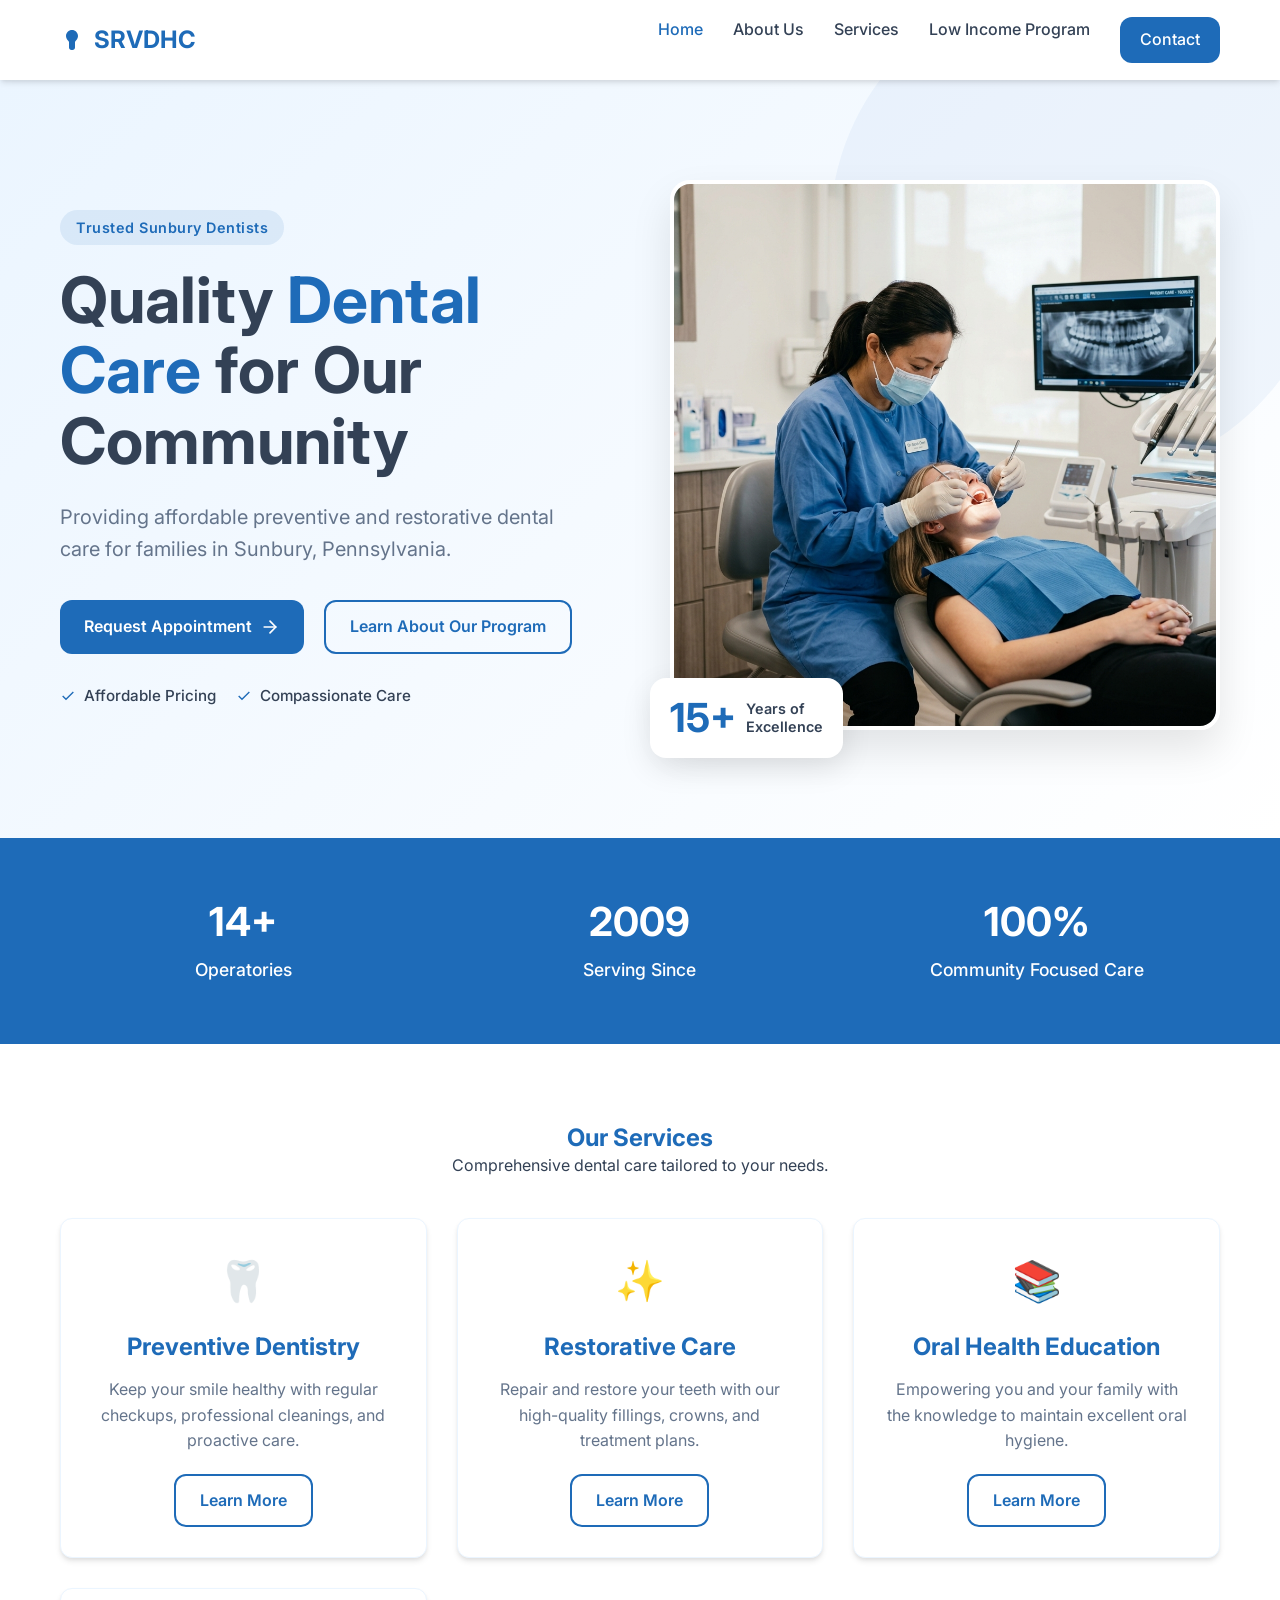
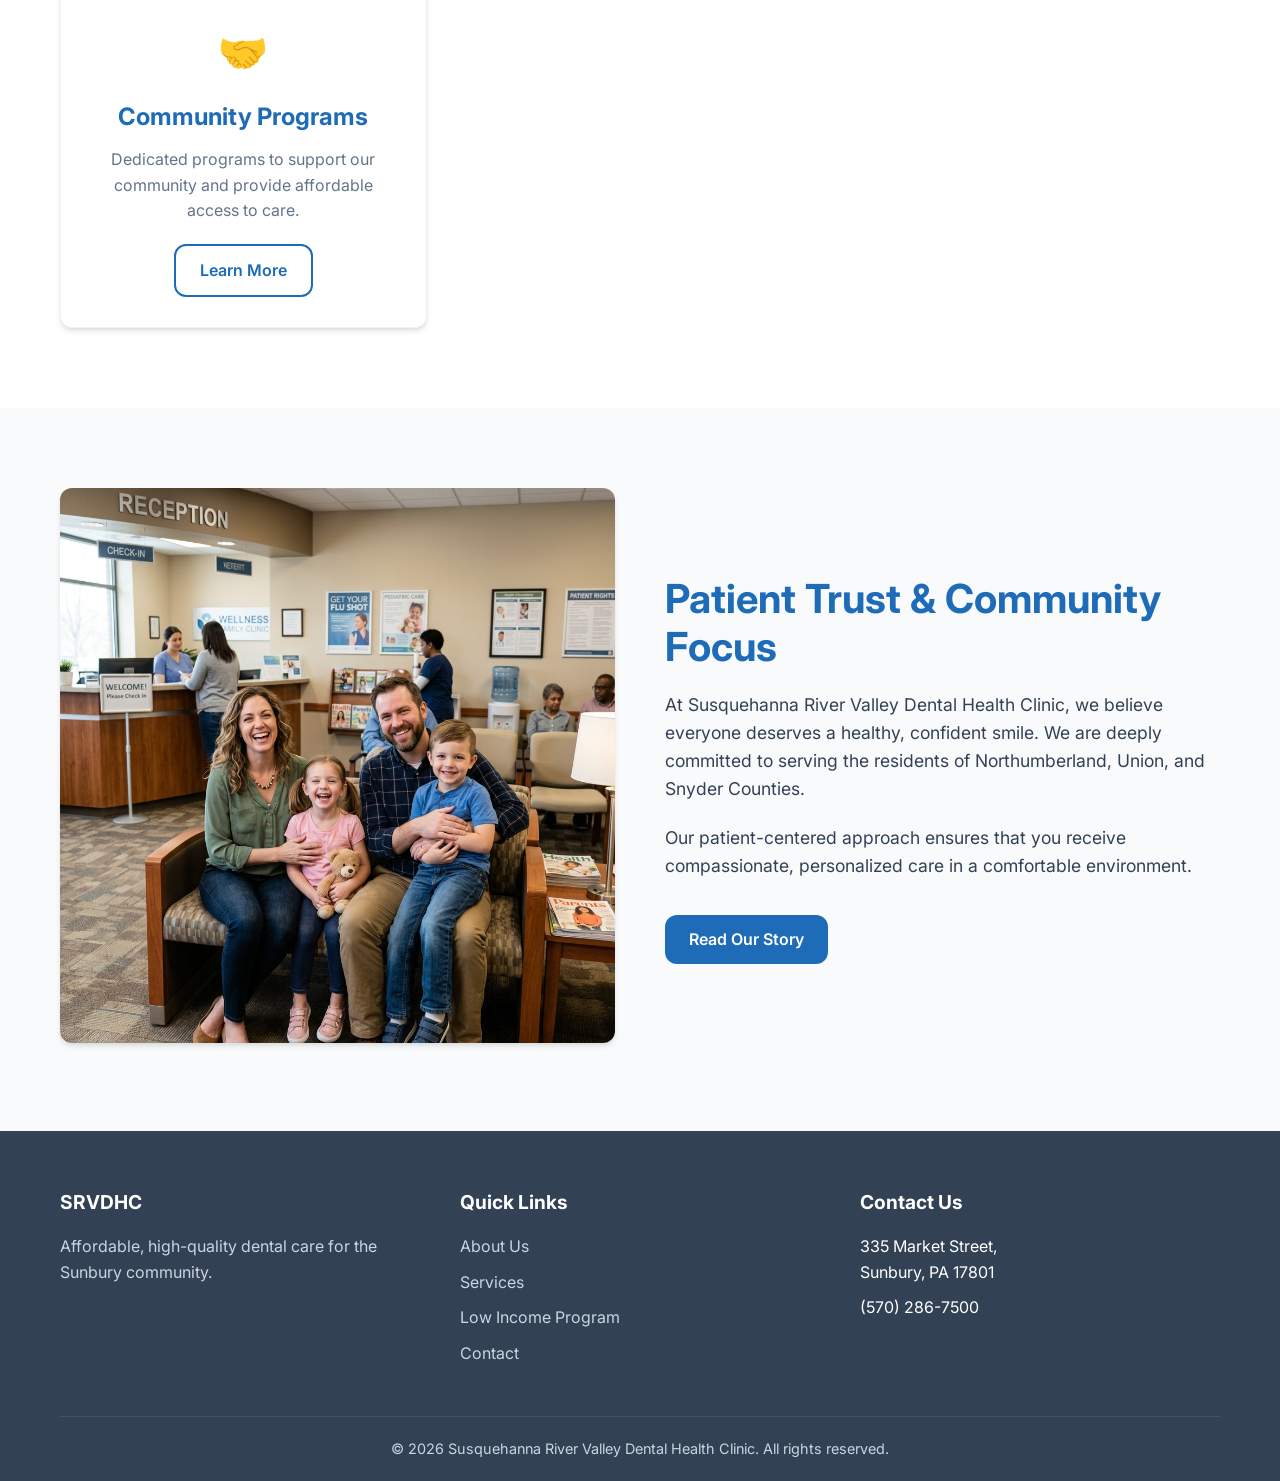
<file: index.html>
<!DOCTYPE html>
<html lang="en">
<head>
    <meta charset="UTF-8">
    <meta name="viewport" content="width=device-width, initial-scale=1.0">
    <title>Susquehanna River Valley Dental Health Clinic | Sunbury, PA</title>
    <meta name="description" content="Providing affordable preventive and restorative dental care for families in Sunbury, Pennsylvania.">
    <link href="https://fonts.googleapis.com/css2?family=Inter:wght@400;500;600;700&display=swap" rel="stylesheet">
    <link rel="stylesheet" href="css/style.css">
</head>
<body>
    <header>
        <div class="container navbar">
            <a href="index.html" class="logo">
                <svg width="24" height="24" viewBox="0 0 24 24" fill="var(--primary)" xmlns="http://www.w3.org/2000/svg">
                    <path d="M12 2C8.68629 2 6 4.68629 6 8C6 9.88295 6.86877 11.5644 8.22557 12.6517C8.71804 13.0464 9 13.6521 9 14.2857V19.5C9 20.8807 10.1193 22 11.5 22H12.5C13.8807 22 15 20.8807 15 19.5V14.2857C15 13.6521 15.282 13.0464 15.7744 12.6517C17.1312 11.5644 18 9.88295 18 8C18 4.68629 15.3137 2 12 2Z"/>
                </svg>
                SRVDHC
            </a>
            <button class="hamburger" id="hamburger" aria-label="Toggle menu">☰</button>
            <ul class="nav-links" id="nav-links">
                <li><a href="index.html" class="active">Home</a></li>
                <li><a href="about.html">About Us</a></li>
                <li><a href="services.html">Services</a></li>
                <li><a href="programs.html">Low Income Program</a></li>
                <li><a href="contact.html" class="btn btn-primary" style="color: white; padding: 10px 20px;">Contact</a></li>
            </ul>
        </div>
    </header>

    <main>
        <section class="hero">
            <div class="hero-bg-shape"></div>
            <div class="container">
                <div class="hero-content">
                    <div class="badge">Trusted Sunbury Dentists</div>
                    <h1>Quality <span class="highlight">Dental Care</span> for Our Community</h1>
                    <p>Providing affordable preventive and restorative dental care for families in Sunbury, Pennsylvania.</p>
                    <div class="hero-buttons">
                        <a href="contact.html" class="btn btn-primary">
                            Request Appointment
                            <svg width="20" height="20" viewBox="0 0 24 24" fill="none" stroke="currentColor" stroke-width="2" stroke-linecap="round" stroke-linejoin="round"><line x1="5" y1="12" x2="19" y2="12"></line><polyline points="12 5 19 12 12 19"></polyline></svg>
                        </a>
                        <a href="programs.html" class="btn btn-outline">Learn About Our Program</a>
                    </div>
                    <div class="hero-features">
                        <span><svg width="16" height="16" viewBox="0 0 24 24" fill="none" stroke="var(--primary)" stroke-width="2"><polyline points="20 6 9 17 4 12"></polyline></svg> Affordable Pricing</span>
                        <span><svg width="16" height="16" viewBox="0 0 24 24" fill="none" stroke="var(--primary)" stroke-width="2"><polyline points="20 6 9 17 4 12"></polyline></svg> Compassionate Care</span>
                    </div>
                </div>
                <div class="hero-image-wrapper">
                    <img src="images/hero_dentist.png" alt="Dentist treating a patient with care" loading="lazy">
                    <div class="experience-badge">
                        <span class="number">15+</span>
                        <span class="text">Years of<br>Excellence</span>
                    </div>
                </div>
            </div>
        </section>

        <section class="stats-section">
            <div class="container stats-grid">
                <div class="stat-item">
                    <h3>14+</h3>
                    <p>Operatories</p>
                </div>
                <div class="stat-item">
                    <h3>2009</h3>
                    <p>Serving Since</p>
                </div>
                <div class="stat-item">
                    <h3>100%</h3>
                    <p>Community Focused Care</p>
                </div>
            </div>
        </section>

        <section class="section-padding">
            <div class="container">
                <div class="text-center">
                    <h2>Our Services</h2>
                    <p>Comprehensive dental care tailored to your needs.</p>
                </div>
                <div class="cards-grid">
                    <div class="card">
                        <div class="card-icon">🦷</div>
                        <h3>Preventive Dentistry</h3>
                        <p>Keep your smile healthy with regular checkups, professional cleanings, and proactive care.</p>
                        <a href="services.html" class="btn btn-outline">Learn More</a>
                    </div>
                    <div class="card">
                        <div class="card-icon">✨</div>
                        <h3>Restorative Care</h3>
                        <p>Repair and restore your teeth with our high-quality fillings, crowns, and treatment plans.</p>
                        <a href="services.html" class="btn btn-outline">Learn More</a>
                    </div>
                    <div class="card">
                        <div class="card-icon">📚</div>
                        <h3>Oral Health Education</h3>
                        <p>Empowering you and your family with the knowledge to maintain excellent oral hygiene.</p>
                        <a href="services.html" class="btn btn-outline">Learn More</a>
                    </div>
                    <div class="card">
                        <div class="card-icon">🤝</div>
                        <h3>Community Programs</h3>
                        <p>Dedicated programs to support our community and provide affordable access to care.</p>
                        <a href="programs.html" class="btn btn-outline">Learn More</a>
                    </div>
                </div>
            </div>
        </section>

        <section class="section-padding bg-light">
            <div class="container content-grid">
                <div class="content-image">
                    <img src="images/smiling_family.png" alt="Smiling family happy with their dental care" loading="lazy">
                </div>
                <div class="content-text">
                    <h2>Patient Trust & Community Focus</h2>
                    <p>At Susquehanna River Valley Dental Health Clinic, we believe everyone deserves a healthy, confident smile. We are deeply committed to serving the residents of Northumberland, Union, and Snyder Counties.</p>
                    <p>Our patient-centered approach ensures that you receive compassionate, personalized care in a comfortable environment.</p>
                    <a href="about.html" class="btn btn-primary" style="margin-top: 15px;">Read Our Story</a>
                </div>
            </div>
        </section>
    </main>

    <footer>
        <div class="container">
            <div class="footer-grid">
                <div class="footer-col">
                    <h3>SRVDHC</h3>
                    <p>Affordable, high-quality dental care for the Sunbury community.</p>
                </div>
                <div class="footer-col">
                    <h3>Quick Links</h3>
                    <ul>
                        <li><a href="about.html">About Us</a></li>
                        <li><a href="services.html">Services</a></li>
                        <li><a href="programs.html">Low Income Program</a></li>
                        <li><a href="contact.html">Contact</a></li>
                    </ul>
                </div>
                <div class="footer-col">
                    <h3>Contact Us</h3>
                    <ul>
                        <li>335 Market Street,<br>Sunbury, PA 17801</li>
                        <li>(570) 286-7500</li>
                    </ul>
                </div>
            </div>
            <div class="footer-bottom">
                <p>&copy; 2026 Susquehanna River Valley Dental Health Clinic. All rights reserved.</p>
            </div>
        </div>
    </footer>

    <script>
        const hamburger = document.getElementById('hamburger');
        const navLinks = document.getElementById('nav-links');
        
        hamburger.addEventListener('click', () => {
            navLinks.classList.toggle('active');
        });
    </script>
</body>
</html>
</file>
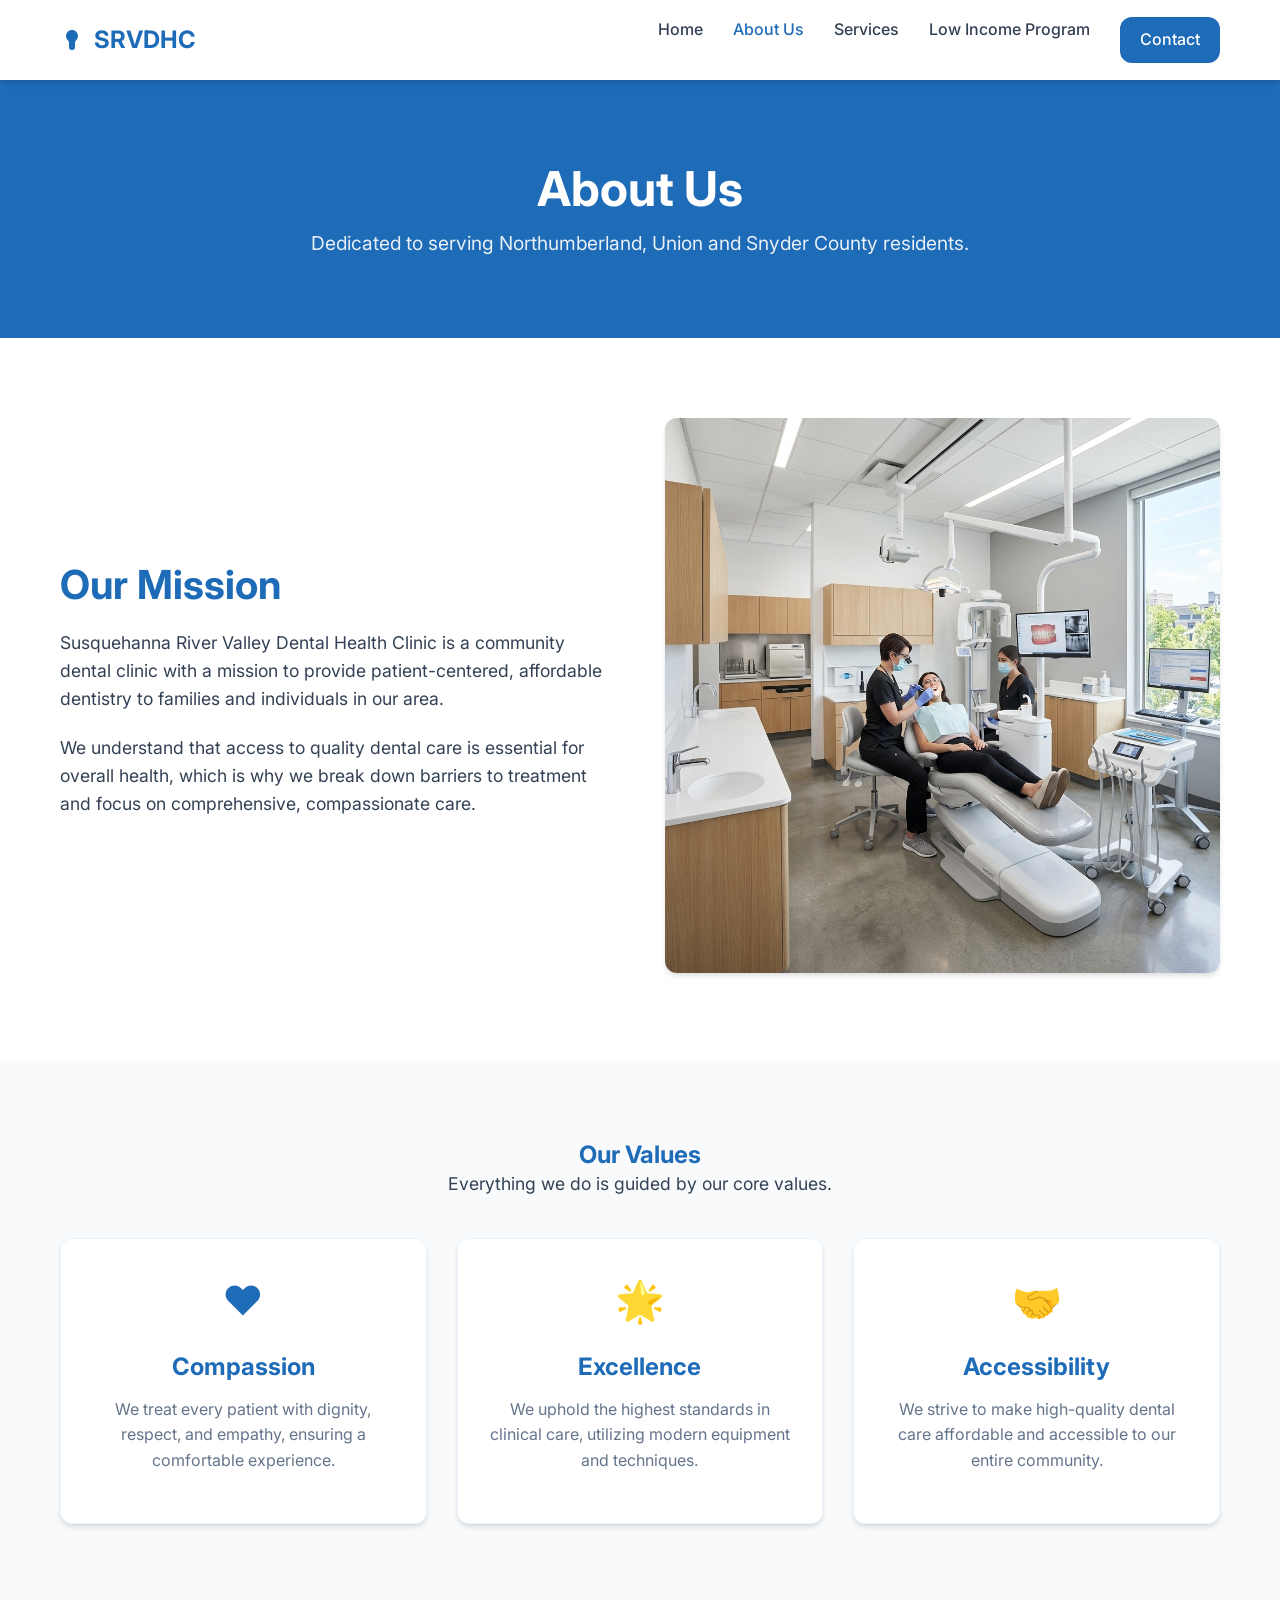
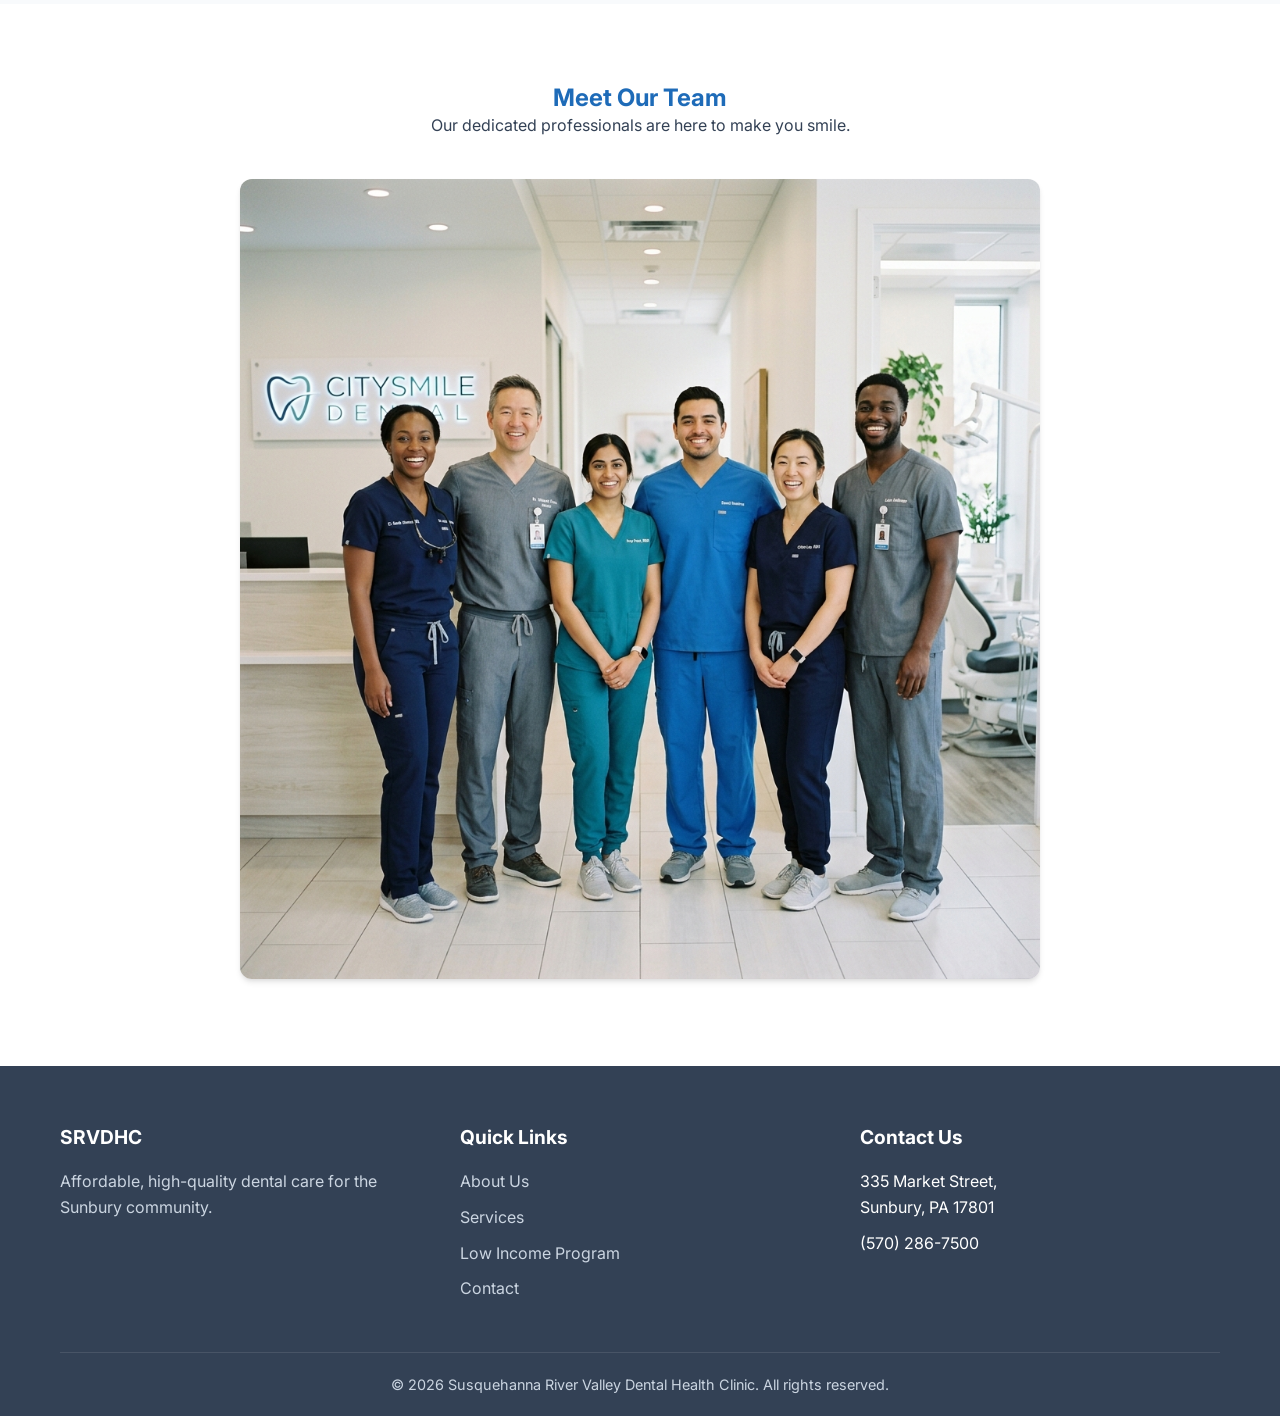
<file: about.html>
<!DOCTYPE html>
<html lang="en">
<head>
    <meta charset="UTF-8">
    <meta name="viewport" content="width=device-width, initial-scale=1.0">
    <title>About Us | Susquehanna River Valley Dental Health Clinic</title>
    <meta name="description" content="Learn about our community dental clinic and our mission to provide affordable dentistry in Sunbury, PA.">
    <link href="https://fonts.googleapis.com/css2?family=Inter:wght@400;500;600;700&display=swap" rel="stylesheet">
    <link rel="stylesheet" href="css/style.css">
</head>
<body>
    <header>
        <div class="container navbar">
            <a href="index.html" class="logo">
                <svg width="24" height="24" viewBox="0 0 24 24" fill="var(--primary)" xmlns="http://www.w3.org/2000/svg">
                    <path d="M12 2C8.68629 2 6 4.68629 6 8C6 9.88295 6.86877 11.5644 8.22557 12.6517C8.71804 13.0464 9 13.6521 9 14.2857V19.5C9 20.8807 10.1193 22 11.5 22H12.5C13.8807 22 15 20.8807 15 19.5V14.2857C15 13.6521 15.282 13.0464 15.7744 12.6517C17.1312 11.5644 18 9.88295 18 8C18 4.68629 15.3137 2 12 2Z"/>
                </svg>
                SRVDHC
            </a>
            <button class="hamburger" id="hamburger" aria-label="Toggle menu">☰</button>
            <ul class="nav-links" id="nav-links">
                <li><a href="index.html">Home</a></li>
                <li><a href="about.html" class="active">About Us</a></li>
                <li><a href="services.html">Services</a></li>
                <li><a href="programs.html">Low Income Program</a></li>
                <li><a href="contact.html" class="btn btn-primary" style="color: white; padding: 10px 20px;">Contact</a></li>
            </ul>
        </div>
    </header>

    <main>
        <section class="page-hero">
            <div class="container">
                <h1>About Us</h1>
                <p>Dedicated to serving Northumberland, Union and Snyder County residents.</p>
            </div>
        </section>

        <section class="section-padding">
            <div class="container content-grid">
                <div class="content-text">
                    <h2>Our Mission</h2>
                    <p>Susquehanna River Valley Dental Health Clinic is a community dental clinic with a mission to provide patient-centered, affordable dentistry to families and individuals in our area.</p>
                    <p>We understand that access to quality dental care is essential for overall health, which is why we break down barriers to treatment and focus on comprehensive, compassionate care.</p>
                </div>
                <div class="content-image">
                    <img src="images/clinic_room.png" alt="Modern dental clinic room" loading="lazy">
                </div>
            </div>
        </section>

        <section class="section-padding bg-light">
            <div class="container">
                <div class="text-center" style="max-width: 800px; margin: 0 auto;">
                    <h2>Our Values</h2>
                    <p style="margin-bottom: 40px; font-size: 1.1rem;">Everything we do is guided by our core values.</p>
                </div>
                <div class="cards-grid">
                    <div class="card">
                        <div class="card-icon">❤️</div>
                        <h3>Compassion</h3>
                        <p>We treat every patient with dignity, respect, and empathy, ensuring a comfortable experience.</p>
                    </div>
                    <div class="card">
                        <div class="card-icon">🌟</div>
                        <h3>Excellence</h3>
                        <p>We uphold the highest standards in clinical care, utilizing modern equipment and techniques.</p>
                    </div>
                    <div class="card">
                        <div class="card-icon">🤝</div>
                        <h3>Accessibility</h3>
                        <p>We strive to make high-quality dental care affordable and accessible to our entire community.</p>
                    </div>
                </div>
            </div>
        </section>

        <section class="section-padding">
            <div class="container text-center">
                <h2>Meet Our Team</h2>
                <p style="margin-bottom: 40px;">Our dedicated professionals are here to make you smile.</p>
                <div style="max-width: 800px; margin: 0 auto;">
                    <img src="images/dentist_team.png" alt="Our dental team" style="width: 100%; border-radius: var(--border-radius); box-shadow: var(--shadow);">
                </div>
            </div>
        </section>
    </main>

    <footer>
        <div class="container">
            <div class="footer-grid">
                <div class="footer-col">
                    <h3>SRVDHC</h3>
                    <p>Affordable, high-quality dental care for the Sunbury community.</p>
                </div>
                <div class="footer-col">
                    <h3>Quick Links</h3>
                    <ul>
                        <li><a href="about.html">About Us</a></li>
                        <li><a href="services.html">Services</a></li>
                        <li><a href="programs.html">Low Income Program</a></li>
                        <li><a href="contact.html">Contact</a></li>
                    </ul>
                </div>
                <div class="footer-col">
                    <h3>Contact Us</h3>
                    <ul>
                        <li>335 Market Street,<br>Sunbury, PA 17801</li>
                        <li>(570) 286-7500</li>
                    </ul>
                </div>
            </div>
            <div class="footer-bottom">
                <p>&copy; 2026 Susquehanna River Valley Dental Health Clinic. All rights reserved.</p>
            </div>
        </div>
    </footer>

    <script>
        const hamburger = document.getElementById('hamburger');
        const navLinks = document.getElementById('nav-links');
        
        hamburger.addEventListener('click', () => {
            navLinks.classList.toggle('active');
        });
    </script>
</body>
</html>
</file>
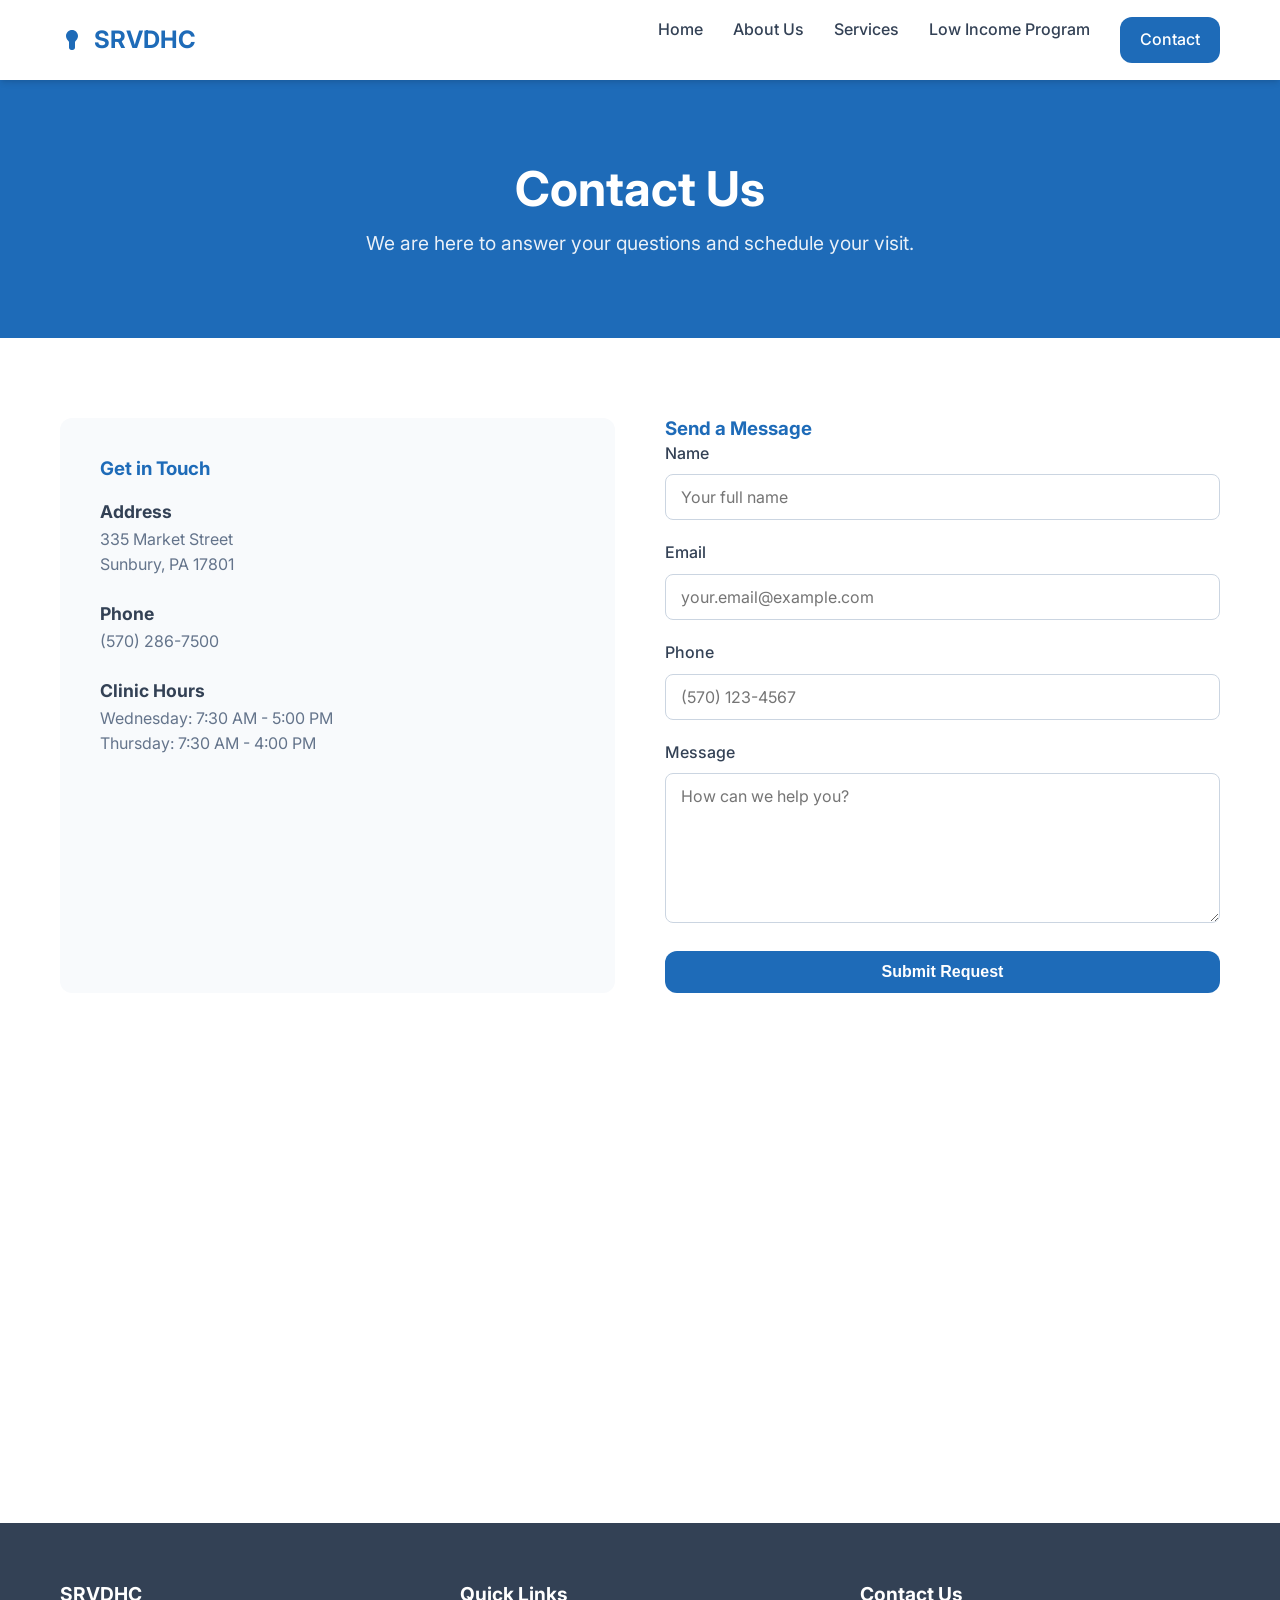
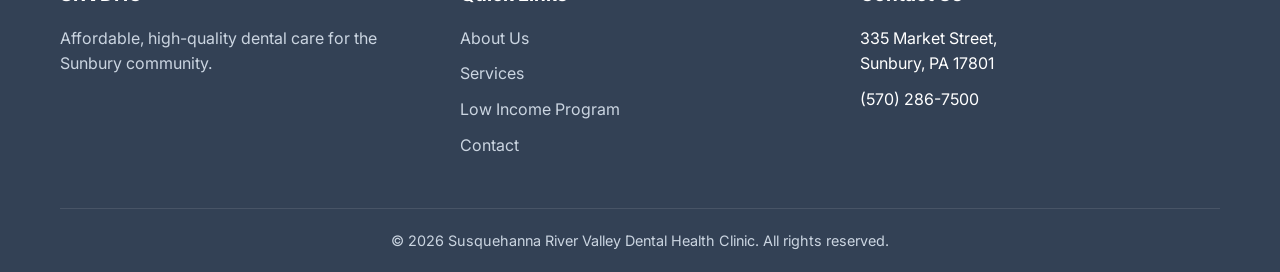
<file: contact.html>
<!DOCTYPE html>
<html lang="en">
<head>
    <meta charset="UTF-8">
    <meta name="viewport" content="width=device-width, initial-scale=1.0">
    <title>Contact Us | Susquehanna River Valley Dental Health Clinic</title>
    <meta name="description" content="Contact our Sunbury dental clinic to schedule an appointment.">
    <link href="https://fonts.googleapis.com/css2?family=Inter:wght@400;500;600;700&display=swap" rel="stylesheet">
    <link rel="stylesheet" href="css/style.css">
</head>
<body>
    <header>
        <div class="container navbar">
            <a href="index.html" class="logo">
                <svg width="24" height="24" viewBox="0 0 24 24" fill="var(--primary)" xmlns="http://www.w3.org/2000/svg">
                    <path d="M12 2C8.68629 2 6 4.68629 6 8C6 9.88295 6.86877 11.5644 8.22557 12.6517C8.71804 13.0464 9 13.6521 9 14.2857V19.5C9 20.8807 10.1193 22 11.5 22H12.5C13.8807 22 15 20.8807 15 19.5V14.2857C15 13.6521 15.282 13.0464 15.7744 12.6517C17.1312 11.5644 18 9.88295 18 8C18 4.68629 15.3137 2 12 2Z"/>
                </svg>
                SRVDHC
            </a>
            <button class="hamburger" id="hamburger" aria-label="Toggle menu">☰</button>
            <ul class="nav-links" id="nav-links">
                <li><a href="index.html">Home</a></li>
                <li><a href="about.html">About Us</a></li>
                <li><a href="services.html">Services</a></li>
                <li><a href="programs.html">Low Income Program</a></li>
                <li><a href="contact.html" class="active btn btn-primary" style="color: white; padding: 10px 20px;">Contact</a></li>
            </ul>
        </div>
    </header>

    <main>
        <section class="page-hero">
            <div class="container">
                <h1>Contact Us</h1>
                <p>We are here to answer your questions and schedule your visit.</p>
            </div>
        </section>

        <section class="section-padding">
            <div class="container contact-grid">
                <div class="contact-info">
                    <h3>Get in Touch</h3>
                    
                    <div class="contact-item">
                        <h4>Address</h4>
                        <p>335 Market Street<br>Sunbury, PA 17801</p>
                    </div>

                    <div class="contact-item">
                        <h4>Phone</h4>
                        <p>(570) 286-7500</p>
                    </div>

                    <div class="contact-item">
                        <h4>Clinic Hours</h4>
                        <p>Wednesday: 7:30 AM - 5:00 PM<br>Thursday: 7:30 AM - 4:00 PM</p>
                    </div>
                </div>

                <div class="contact-form">
                    <h3>Send a Message</h3>
                    <form action="#" method="POST">
                        <div class="form-group">
                            <label for="name">Name</label>
                            <input type="text" id="name" name="name" required placeholder="Your full name">
                        </div>
                        <div class="form-group">
                            <label for="email">Email</label>
                            <input type="email" id="email" name="email" required placeholder="your.email@example.com">
                        </div>
                        <div class="form-group">
                            <label for="phone">Phone</label>
                            <input type="tel" id="phone" name="phone" placeholder="(570) 123-4567">
                        </div>
                        <div class="form-group">
                            <label for="message">Message</label>
                            <textarea id="message" name="message" required placeholder="How can we help you?"></textarea>
                        </div>
                        <button type="submit" class="btn btn-primary" style="width: 100%;">Submit Request</button>
                    </form>
                </div>
            </div>

            <div class="container">
                <div class="map-container">
                    <iframe 
                        src="https://www.google.com/maps/embed?pb=!1m18!1m12!1m3!1d3013.921319717751!2d-76.79728268458145!3d40.85923187931557!2m3!1f0!2f0!3f0!3m2!1i1024!2i768!4f13.1!3m3!1m2!1s0x89cf494d13e3146d%3A0xc34eb3357546a9b!2s335%20Market%20St%2C%20Sunbury%2C%20PA%2017801!5e0!3m2!1sen!2sus!4v1655000000000!5m2!1sen!2sus" 
                        allowfullscreen="" 
                        loading="lazy" 
                        referrerpolicy="no-referrer-when-downgrade">
                    </iframe>
                </div>
            </div>
        </section>
    </main>

    <footer>
        <div class="container">
            <div class="footer-grid">
                <div class="footer-col">
                    <h3>SRVDHC</h3>
                    <p>Affordable, high-quality dental care for the Sunbury community.</p>
                </div>
                <div class="footer-col">
                    <h3>Quick Links</h3>
                    <ul>
                        <li><a href="about.html">About Us</a></li>
                        <li><a href="services.html">Services</a></li>
                        <li><a href="programs.html">Low Income Program</a></li>
                        <li><a href="contact.html">Contact</a></li>
                    </ul>
                </div>
                <div class="footer-col">
                    <h3>Contact Us</h3>
                    <ul>
                        <li>335 Market Street,<br>Sunbury, PA 17801</li>
                        <li>(570) 286-7500</li>
                    </ul>
                </div>
            </div>
            <div class="footer-bottom">
                <p>&copy; 2026 Susquehanna River Valley Dental Health Clinic. All rights reserved.</p>
            </div>
        </div>
    </footer>

    <script>
        const hamburger = document.getElementById('hamburger');
        const navLinks = document.getElementById('nav-links');
        
        hamburger.addEventListener('click', () => {
            navLinks.classList.toggle('active');
        });
    </script>
</body>
</html>
</file>
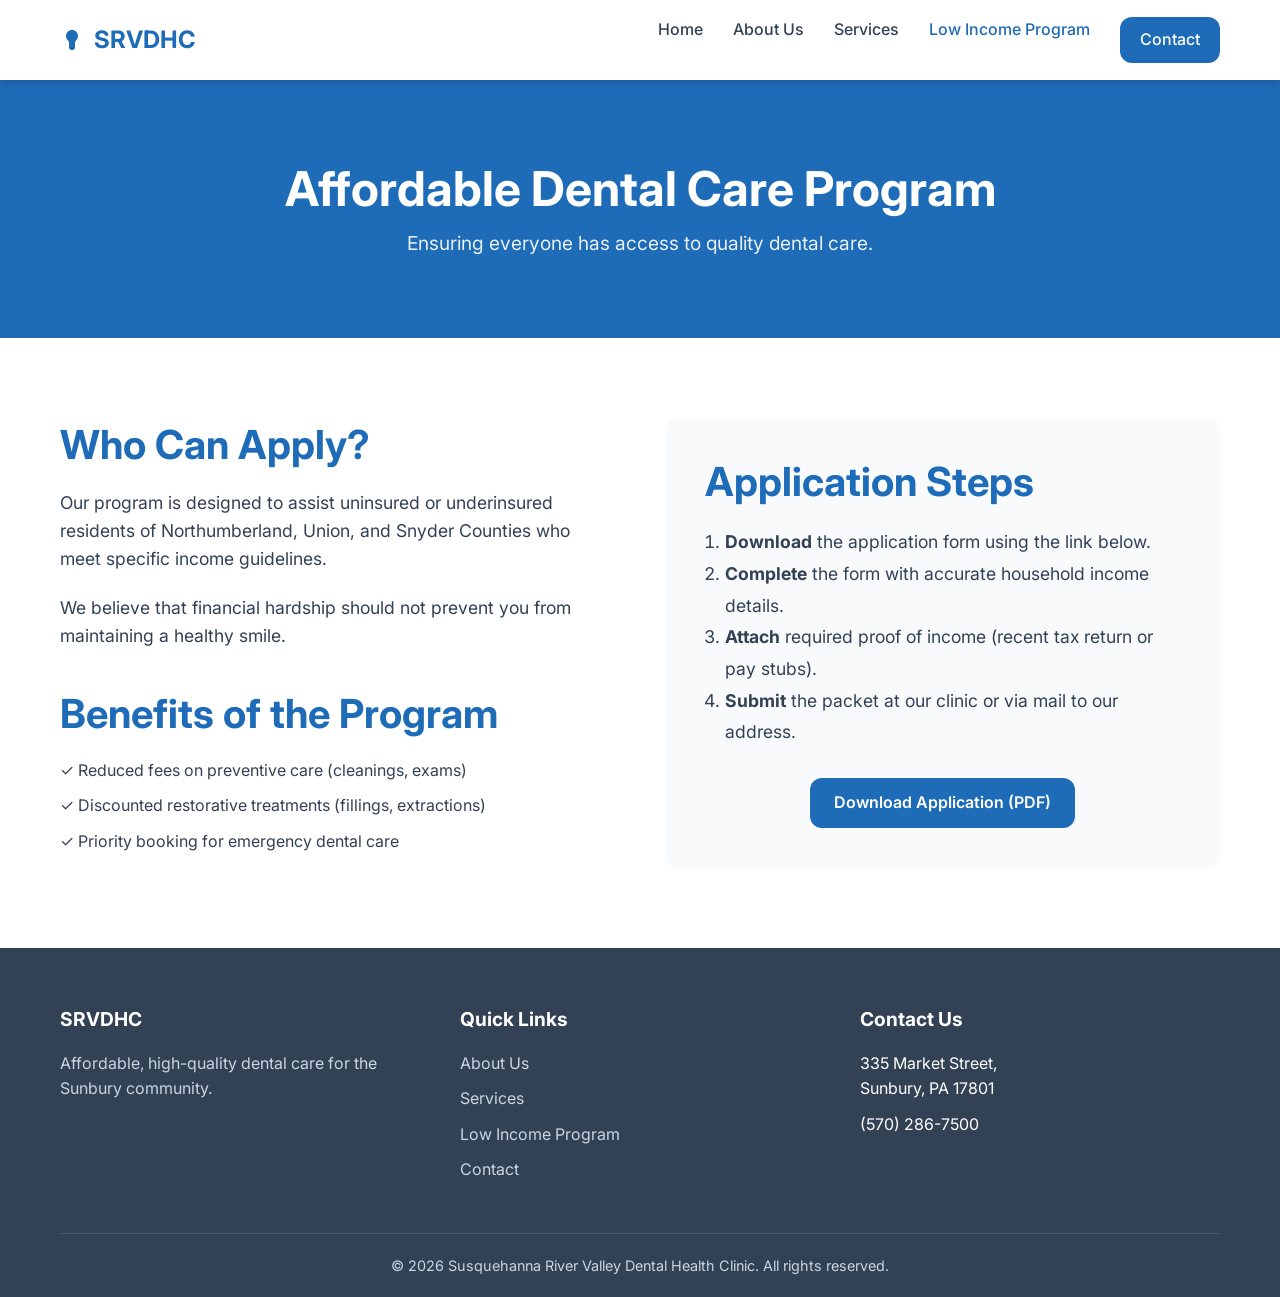
<file: programs.html>
<!DOCTYPE html>
<html lang="en">
<head>
    <meta charset="UTF-8">
    <meta name="viewport" content="width=device-width, initial-scale=1.0">
    <title>Low Income Program | Susquehanna River Valley Dental Health Clinic</title>
    <meta name="description" content="Learn about our affordable dental care program and how to apply.">
    <link href="https://fonts.googleapis.com/css2?family=Inter:wght@400;500;600;700&display=swap" rel="stylesheet">
    <link rel="stylesheet" href="css/style.css">
</head>
<body>
    <header>
        <div class="container navbar">
            <a href="index.html" class="logo">
                <svg width="24" height="24" viewBox="0 0 24 24" fill="var(--primary)" xmlns="http://www.w3.org/2000/svg">
                    <path d="M12 2C8.68629 2 6 4.68629 6 8C6 9.88295 6.86877 11.5644 8.22557 12.6517C8.71804 13.0464 9 13.6521 9 14.2857V19.5C9 20.8807 10.1193 22 11.5 22H12.5C13.8807 22 15 20.8807 15 19.5V14.2857C15 13.6521 15.282 13.0464 15.7744 12.6517C17.1312 11.5644 18 9.88295 18 8C18 4.68629 15.3137 2 12 2Z"/>
                </svg>
                SRVDHC
            </a>
            <button class="hamburger" id="hamburger" aria-label="Toggle menu">☰</button>
            <ul class="nav-links" id="nav-links">
                <li><a href="index.html">Home</a></li>
                <li><a href="about.html">About Us</a></li>
                <li><a href="services.html">Services</a></li>
                <li><a href="programs.html" class="active">Low Income Program</a></li>
                <li><a href="contact.html" class="btn btn-primary" style="color: white; padding: 10px 20px;">Contact</a></li>
            </ul>
        </div>
    </header>

    <main>
        <section class="page-hero">
            <div class="container">
                <h1>Affordable Dental Care Program</h1>
                <p>Ensuring everyone has access to quality dental care.</p>
            </div>
        </section>

        <section class="section-padding">
            <div class="container">
                <div class="content-grid">
                    <div class="content-text">
                        <h2>Who Can Apply?</h2>
                        <p>Our program is designed to assist uninsured or underinsured residents of Northumberland, Union, and Snyder Counties who meet specific income guidelines.</p>
                        <p>We believe that financial hardship should not prevent you from maintaining a healthy smile.</p>
                        
                        <h2 style="margin-top: 40px;">Benefits of the Program</h2>
                        <ul style="list-style: none; padding-left: 0;">
                            <li style="margin-bottom: 10px;">✓ Reduced fees on preventive care (cleanings, exams)</li>
                            <li style="margin-bottom: 10px;">✓ Discounted restorative treatments (fillings, extractions)</li>
                            <li style="margin-bottom: 10px;">✓ Priority booking for emergency dental care</li>
                        </ul>
                    </div>
                    <div class="content-text" style="background-color: var(--bg-light); padding: 40px; border-radius: var(--border-radius);">
                        <h2>Application Steps</h2>
                        <ol style="padding-left: 20px; font-size: 1.1rem; line-height: 1.8;">
                            <li><strong>Download</strong> the application form using the link below.</li>
                            <li><strong>Complete</strong> the form with accurate household income details.</li>
                            <li><strong>Attach</strong> required proof of income (recent tax return or pay stubs).</li>
                            <li><strong>Submit</strong> the packet at our clinic or via mail to our address.</li>
                        </ol>
                        
                        <div style="margin-top: 30px; text-align: center;">
                            <a href="#" class="btn btn-primary">Download Application (PDF)</a>
                        </div>
                    </div>
                </div>
            </div>
        </section>
    </main>

    <footer>
        <div class="container">
            <div class="footer-grid">
                <div class="footer-col">
                    <h3>SRVDHC</h3>
                    <p>Affordable, high-quality dental care for the Sunbury community.</p>
                </div>
                <div class="footer-col">
                    <h3>Quick Links</h3>
                    <ul>
                        <li><a href="about.html">About Us</a></li>
                        <li><a href="services.html">Services</a></li>
                        <li><a href="programs.html">Low Income Program</a></li>
                        <li><a href="contact.html">Contact</a></li>
                    </ul>
                </div>
                <div class="footer-col">
                    <h3>Contact Us</h3>
                    <ul>
                        <li>335 Market Street,<br>Sunbury, PA 17801</li>
                        <li>(570) 286-7500</li>
                    </ul>
                </div>
            </div>
            <div class="footer-bottom">
                <p>&copy; 2026 Susquehanna River Valley Dental Health Clinic. All rights reserved.</p>
            </div>
        </div>
    </footer>

    <script>
        const hamburger = document.getElementById('hamburger');
        const navLinks = document.getElementById('nav-links');
        
        hamburger.addEventListener('click', () => {
            navLinks.classList.toggle('active');
        });
    </script>
</body>
</html>
</file>
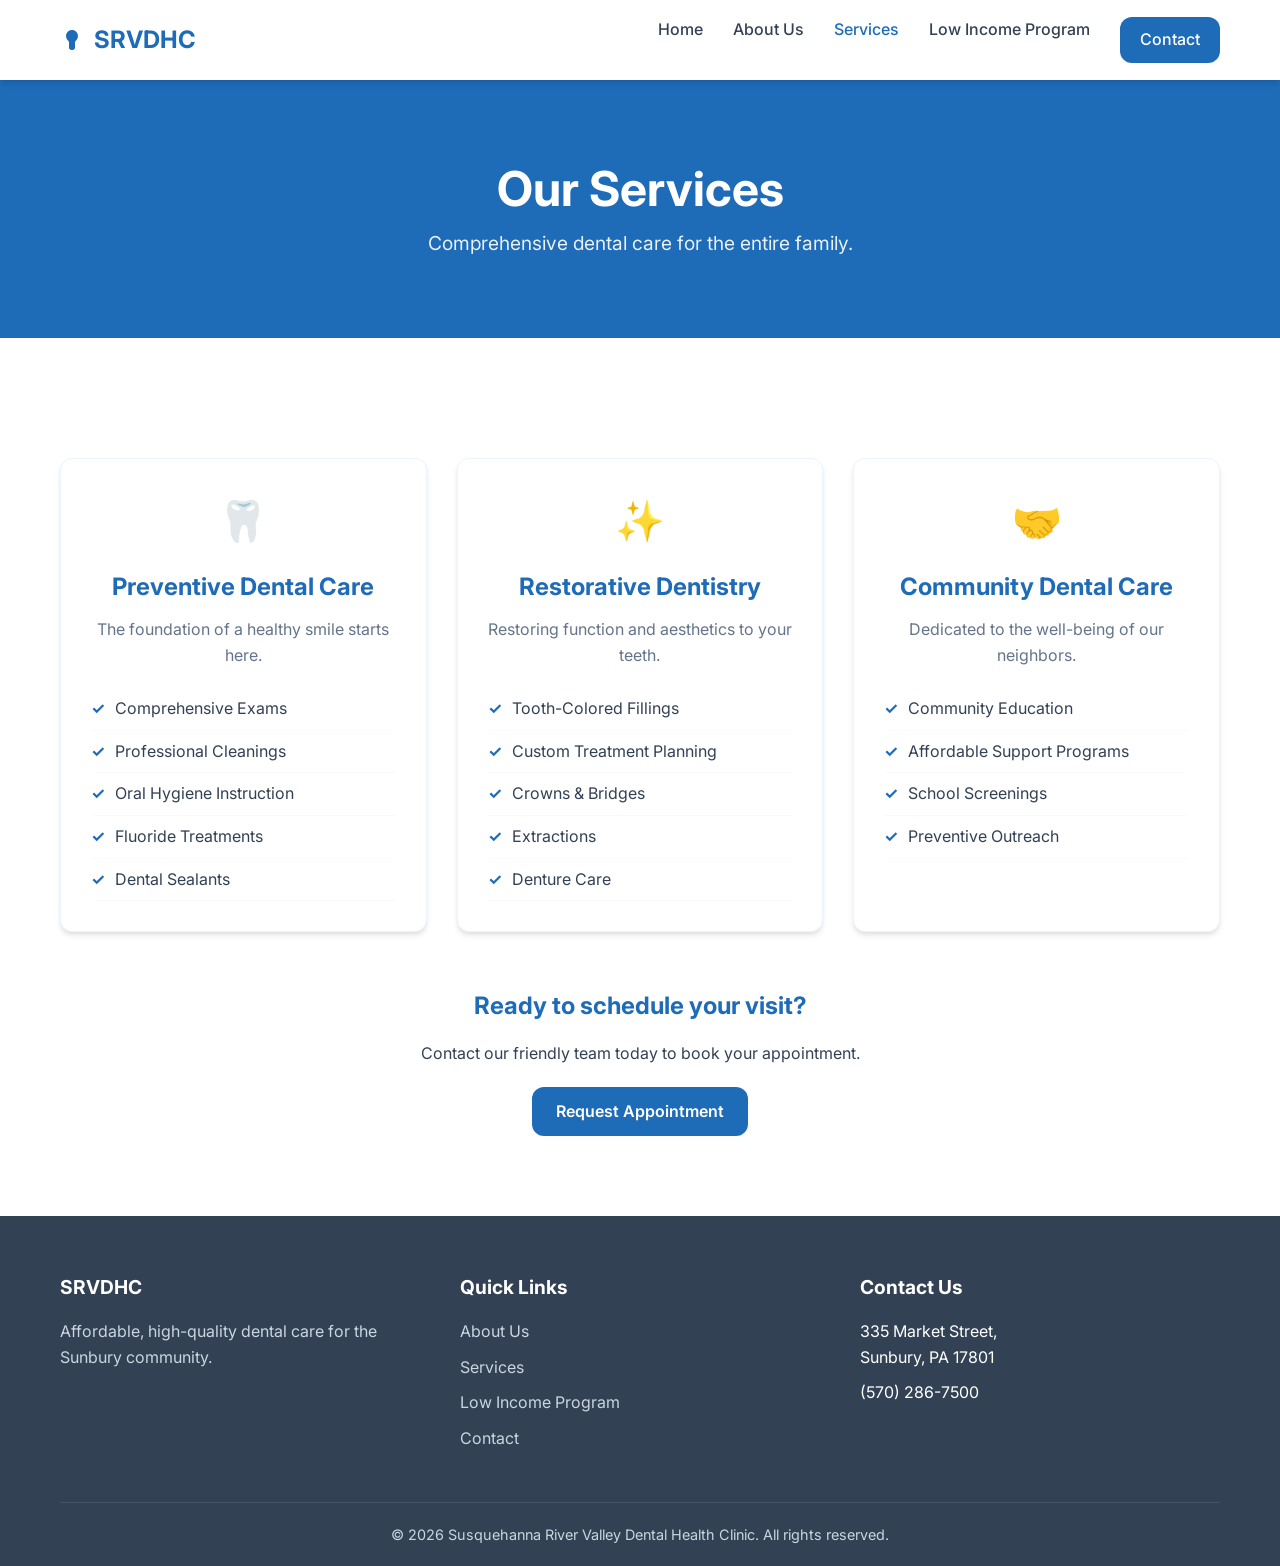
<file: services.html>
<!DOCTYPE html>
<html lang="en">
<head>
    <meta charset="UTF-8">
    <meta name="viewport" content="width=device-width, initial-scale=1.0">
    <title>Our Services | Susquehanna River Valley Dental Health Clinic</title>
    <meta name="description" content="Explore our preventive, restorative, and community dental care services.">
    <link href="https://fonts.googleapis.com/css2?family=Inter:wght@400;500;600;700&display=swap" rel="stylesheet">
    <link rel="stylesheet" href="css/style.css">
</head>
<body>
    <header>
        <div class="container navbar">
            <a href="index.html" class="logo">
                <svg width="24" height="24" viewBox="0 0 24 24" fill="var(--primary)" xmlns="http://www.w3.org/2000/svg">
                    <path d="M12 2C8.68629 2 6 4.68629 6 8C6 9.88295 6.86877 11.5644 8.22557 12.6517C8.71804 13.0464 9 13.6521 9 14.2857V19.5C9 20.8807 10.1193 22 11.5 22H12.5C13.8807 22 15 20.8807 15 19.5V14.2857C15 13.6521 15.282 13.0464 15.7744 12.6517C17.1312 11.5644 18 9.88295 18 8C18 4.68629 15.3137 2 12 2Z"/>
                </svg>
                SRVDHC
            </a>
            <button class="hamburger" id="hamburger" aria-label="Toggle menu">☰</button>
            <ul class="nav-links" id="nav-links">
                <li><a href="index.html">Home</a></li>
                <li><a href="about.html">About Us</a></li>
                <li><a href="services.html" class="active">Services</a></li>
                <li><a href="programs.html">Low Income Program</a></li>
                <li><a href="contact.html" class="btn btn-primary" style="color: white; padding: 10px 20px;">Contact</a></li>
            </ul>
        </div>
    </header>

    <main>
        <section class="page-hero">
            <div class="container">
                <h1>Our Services</h1>
                <p>Comprehensive dental care for the entire family.</p>
            </div>
        </section>

        <section class="section-padding">
            <div class="container">
                <div class="cards-grid">
                    <div class="card" style="text-align: left;">
                        <div class="card-icon" style="text-align: center;">🦷</div>
                        <h3 class="text-center">Preventive Dental Care</h3>
                        <p class="text-center">The foundation of a healthy smile starts here.</p>
                        <ul>
                            <li>Comprehensive Exams</li>
                            <li>Professional Cleanings</li>
                            <li>Oral Hygiene Instruction</li>
                            <li>Fluoride Treatments</li>
                            <li>Dental Sealants</li>
                        </ul>
                    </div>
                    
                    <div class="card" style="text-align: left;">
                        <div class="card-icon" style="text-align: center;">✨</div>
                        <h3 class="text-center">Restorative Dentistry</h3>
                        <p class="text-center">Restoring function and aesthetics to your teeth.</p>
                        <ul>
                            <li>Tooth-Colored Fillings</li>
                            <li>Custom Treatment Planning</li>
                            <li>Crowns & Bridges</li>
                            <li>Extractions</li>
                            <li>Denture Care</li>
                        </ul>
                    </div>

                    <div class="card" style="text-align: left;">
                        <div class="card-icon" style="text-align: center;">🤝</div>
                        <h3 class="text-center">Community Dental Care</h3>
                        <p class="text-center">Dedicated to the well-being of our neighbors.</p>
                        <ul>
                            <li>Community Education</li>
                            <li>Affordable Support Programs</li>
                            <li>School Screenings</li>
                            <li>Preventive Outreach</li>
                        </ul>
                    </div>
                </div>

                <div class="text-center" style="margin-top: 60px;">
                    <h2>Ready to schedule your visit?</h2>
                    <p style="margin: 20px 0;">Contact our friendly team today to book your appointment.</p>
                    <a href="contact.html" class="btn btn-primary">Request Appointment</a>
                </div>
            </div>
        </section>
    </main>

    <footer>
        <div class="container">
            <div class="footer-grid">
                <div class="footer-col">
                    <h3>SRVDHC</h3>
                    <p>Affordable, high-quality dental care for the Sunbury community.</p>
                </div>
                <div class="footer-col">
                    <h3>Quick Links</h3>
                    <ul>
                        <li><a href="about.html">About Us</a></li>
                        <li><a href="services.html">Services</a></li>
                        <li><a href="programs.html">Low Income Program</a></li>
                        <li><a href="contact.html">Contact</a></li>
                    </ul>
                </div>
                <div class="footer-col">
                    <h3>Contact Us</h3>
                    <ul>
                        <li>335 Market Street,<br>Sunbury, PA 17801</li>
                        <li>(570) 286-7500</li>
                    </ul>
                </div>
            </div>
            <div class="footer-bottom">
                <p>&copy; 2026 Susquehanna River Valley Dental Health Clinic. All rights reserved.</p>
            </div>
        </div>
    </footer>

    <script>
        const hamburger = document.getElementById('hamburger');
        const navLinks = document.getElementById('nav-links');
        
        hamburger.addEventListener('click', () => {
            navLinks.classList.toggle('active');
        });
    </script>
</body>
</html>
</file>
<file: css/style.css>
/* css/style.css */
:root {
  --primary: #1E6BB8;
  --primary-dark: #154f8a;
  --secondary: #EBF5FF;
  --bg-light: #F8FAFC;
  --white: #FFFFFF;
  --text-dark: #334155;
  --text-muted: #64748b;
  --border-radius: 12px;
  --shadow: 0 4px 6px -1px rgba(0, 0, 0, 0.1), 0 2px 4px -1px rgba(0, 0, 0, 0.06);
  --shadow-hover: 0 10px 15px -3px rgba(0, 0, 0, 0.1), 0 4px 6px -2px rgba(0, 0, 0, 0.05);
  --transition: all 0.3s ease;
}

* {
  margin: 0;
  padding: 0;
  box-sizing: border-box;
}

body {
  font-family: 'Inter', system-ui, -apple-system, sans-serif;
  color: var(--text-dark);
  line-height: 1.6;
  background-color: var(--white);
  overflow-x: hidden;
}

h1, h2, h3, h4, h5, h6 {
  color: var(--primary);
  line-height: 1.2;
}

a {
  text-decoration: none;
  color: var(--primary);
  transition: var(--transition);
}

a:hover {
  color: var(--primary-dark);
}

/* Utilities */
.container {
  max-width: 1200px;
  margin: 0 auto;
  padding: 0 20px;
}

.text-center { text-align: center; }
.section-padding { padding: 80px 0; }
.bg-light { background-color: var(--bg-light); }
.bg-secondary { background-color: var(--secondary); }

/* Buttons */
.btn {
  display: inline-block;
  padding: 12px 24px;
  border-radius: var(--border-radius);
  font-weight: 600;
  text-align: center;
  cursor: pointer;
  transition: var(--transition);
  border: none;
  font-size: 1rem;
}

.btn-primary {
  background-color: var(--primary);
  color: var(--white);
}

.btn-primary:hover {
  background-color: var(--primary-dark);
  color: var(--white);
  transform: translateY(-2px);
  box-shadow: var(--shadow);
}

.btn-outline {
  background-color: transparent;
  color: var(--primary);
  border: 2px solid var(--primary);
}

.btn-outline:hover {
  background-color: var(--primary);
  color: var(--white);
}

/* Header & Navbar */
header {
  background-color: var(--white);
  box-shadow: var(--shadow);
  position: sticky;
  top: 0;
  z-index: 1000;
}

.navbar {
  display: flex;
  justify-content: space-between;
  align-items: center;
  height: 80px;
}

.logo {
  font-size: 1.5rem;
  font-weight: 700;
  color: var(--primary);
  display: flex;
  align-items: center;
  gap: 10px;
}

.nav-links {
  display: flex;
  list-style: none;
  gap: 30px;
}

.nav-links a {
  color: var(--text-dark);
  font-weight: 500;
}

.nav-links a:hover, .nav-links a.active {
  color: var(--primary);
}

.hamburger {
  display: none;
  cursor: pointer;
  background: none;
  border: none;
  font-size: 1.5rem;
  color: var(--primary);
}

/* Hero Section */
.hero {
  position: relative;
  display: flex;
  align-items: center;
  padding: 100px 0;
  background-color: var(--secondary);
  background-image: linear-gradient(135deg, var(--secondary) 0%, #ffffff 100%);
  min-height: 650px;
  overflow: hidden;
}

.hero-bg-shape {
  position: absolute;
  top: -100px;
  right: -50px;
  width: 500px;
  height: 500px;
  border-radius: 50%;
  background: rgba(30, 107, 184, 0.05);
  z-index: 0;
}

.hero .container {
  position: relative;
  z-index: 1;
  display: grid;
  grid-template-columns: 1fr 1fr;
  gap: 60px;
  align-items: center;
}

.badge {
  display: inline-block;
  background-color: rgba(30, 107, 184, 0.1);
  color: var(--primary);
  padding: 6px 16px;
  border-radius: 50px;
  font-weight: 600;
  font-size: 0.9rem;
  margin-bottom: 20px;
  letter-spacing: 0.5px;
}

.hero-content h1 {
  font-size: 4rem;
  line-height: 1.1;
  margin-bottom: 25px;
  color: var(--text-dark);
}

.hero-content h1 .highlight {
  color: var(--primary);
}

.hero-content p {
  font-size: 1.25rem;
  color: var(--text-muted);
  margin-bottom: 35px;
  max-width: 90%;
}

.hero-buttons {
  display: flex;
  gap: 20px;
  margin-bottom: 30px;
}

.btn {
  display: inline-flex;
  align-items: center;
  justify-content: center;
  gap: 8px;
}

.hero-features {
  display: flex;
  gap: 20px;
  color: var(--text-dark);
  font-weight: 500;
  font-size: 0.95rem;
}

.hero-features span {
  display: flex;
  align-items: center;
  gap: 8px;
}

.hero-image-wrapper {
  position: relative;
}

.hero-image-wrapper img {
  width: 100%;
  border-radius: 20px;
  box-shadow: 0 20px 40px rgba(0,0,0,0.1);
  object-fit: cover;
  position: relative;
  z-index: 2;
  border: 4px solid var(--white);
}

.experience-badge {
  position: absolute;
  bottom: -20px;
  left: -20px;
  background: var(--white);
  padding: 20px;
  border-radius: 16px;
  box-shadow: 0 10px 30px rgba(0,0,0,0.1);
  z-index: 3;
  display: flex;
  align-items: center;
  gap: 10px;
}

.experience-badge .number {
  font-size: 2.5rem;
  font-weight: 700;
  color: var(--primary);
  line-height: 1;
}

.experience-badge .text {
  font-size: 0.9rem;
  font-weight: 600;
  color: var(--text-dark);
  line-height: 1.2;
}

/* Page Hero */
.page-hero {
  background-color: var(--primary);
  color: var(--white);
  padding: 80px 0;
  text-align: center;
}

.page-hero h1 {
  color: var(--white);
  font-size: 3rem;
}

.page-hero p {
  font-size: 1.2rem;
  margin-top: 10px;
  opacity: 0.9;
}

/* Statistics */
.stats-section {
  padding: 60px 0;
  background-color: var(--primary);
  color: var(--white);
}

.stats-grid {
  display: grid;
  grid-template-columns: repeat(3, 1fr);
  text-align: center;
  gap: 30px;
}

.stat-item h3 {
  color: var(--white);
  font-size: 2.5rem;
  margin-bottom: 10px;
}

.stat-item p {
  font-size: 1.1rem;
  font-weight: 500;
}

/* Cards */
.cards-grid {
  display: grid;
  grid-template-columns: repeat(auto-fit, minmax(280px, 1fr));
  gap: 30px;
  margin-top: 40px;
}

.card {
  background-color: var(--white);
  padding: 30px;
  border-radius: var(--border-radius);
  box-shadow: var(--shadow);
  transition: var(--transition);
  text-align: center;
  border: 1px solid var(--secondary);
}

.card:hover {
  transform: translateY(-5px);
  box-shadow: var(--shadow-hover);
}

.card-icon {
  font-size: 2.5rem;
  color: var(--primary);
  margin-bottom: 20px;
}

.card h3 {
  margin-bottom: 15px;
  font-size: 1.5rem;
}

.card p {
  color: var(--text-muted);
  margin-bottom: 20px;
}

.card ul {
  list-style: none;
  text-align: left;
  margin-top: 20px;
}

.card ul li {
  padding: 8px 0;
  border-bottom: 1px solid var(--bg-light);
  color: var(--text-dark);
}

.card ul li::before {
  content: "✓";
  color: var(--primary);
  font-weight: bold;
  margin-right: 10px;
}

/* Content Sections */
.content-grid {
  display: grid;
  grid-template-columns: 1fr 1fr;
  gap: 50px;
  align-items: center;
}

.content-text h2 {
  font-size: 2.5rem;
  margin-bottom: 20px;
}

.content-text p {
  margin-bottom: 20px;
  font-size: 1.1rem;
}

.content-image img {
  width: 100%;
  border-radius: var(--border-radius);
  box-shadow: var(--shadow);
}

/* Contact Form */
.contact-grid {
  display: grid;
  grid-template-columns: 1fr 1fr;
  gap: 50px;
}

.contact-info {
  background-color: var(--bg-light);
  padding: 40px;
  border-radius: var(--border-radius);
}

.contact-info h3 {
  margin-bottom: 20px;
}

.contact-item {
  margin-bottom: 25px;
}

.contact-item h4 {
  font-size: 1.1rem;
  margin-bottom: 5px;
  color: var(--text-dark);
}

.contact-item p {
  color: var(--text-muted);
}

.contact-form .form-group {
  margin-bottom: 20px;
}

.contact-form label {
  display: block;
  margin-bottom: 8px;
  font-weight: 500;
}

.contact-form input, .contact-form textarea {
  width: 100%;
  padding: 12px 15px;
  border: 1px solid #cbd5e1;
  border-radius: 8px;
  font-family: inherit;
  font-size: 1rem;
  transition: var(--transition);
}

.contact-form input:focus, .contact-form textarea:focus {
  outline: none;
  border-color: var(--primary);
  box-shadow: 0 0 0 3px rgba(30, 107, 184, 0.1);
}

.contact-form textarea {
  height: 150px;
  resize: vertical;
}

.map-container {
  margin-top: 50px;
  border-radius: var(--border-radius);
  overflow: hidden;
  height: 400px;
}
.map-container iframe {
  width: 100%;
  height: 100%;
  border: 0;
}

/* Footer */
footer {
  background-color: var(--text-dark);
  color: var(--white);
  padding: 60px 0 20px;
}

.footer-grid {
  display: grid;
  grid-template-columns: repeat(auto-fit, minmax(250px, 1fr));
  gap: 40px;
  margin-bottom: 40px;
}

.footer-col h3 {
  color: var(--white);
  margin-bottom: 20px;
  font-size: 1.2rem;
}

.footer-col p {
  color: #cbd5e1;
  margin-bottom: 10px;
}

.footer-col ul {
  list-style: none;
}

.footer-col ul li {
  margin-bottom: 10px;
}

.footer-col ul a {
  color: #cbd5e1;
}

.footer-col ul a:hover {
  color: var(--white);
}

.footer-bottom {
  text-align: center;
  padding-top: 20px;
  border-top: 1px solid rgba(255, 255, 255, 0.1);
  color: #cbd5e1;
  font-size: 0.9rem;
}

/* Responsive */
@media (max-width: 992px) {
  .hero .container {
    grid-template-columns: 1fr;
    text-align: center;
    gap: 40px;
  }
  
  .hero-content p {
    margin: 0 auto 35px auto;
  }
  
  .hero-buttons {
    justify-content: center;
  }
  
  .hero-features {
    justify-content: center;
  }
  
  .experience-badge {
    left: 20px;
  }
  
  .content-grid {
    grid-template-columns: 1fr;
  }
  
  .contact-grid {
    grid-template-columns: 1fr;
  }
}

@media (max-width: 768px) {
  .hamburger {
    display: block;
  }
  
  .nav-links {
    display: none;
    position: absolute;
    top: 80px;
    left: 0;
    width: 100%;
    background-color: var(--white);
    flex-direction: column;
    padding: 20px;
    box-shadow: var(--shadow);
    gap: 20px;
    text-align: center;
  }
  
  .nav-links.active {
    display: flex;
  }
  
  .hero-content h1 {
    font-size: 2.8rem;
  }
  
  .stats-grid {
    grid-template-columns: 1fr;
    gap: 40px;
  }
  
  .hero-buttons {
    flex-direction: column;
  }
  
  .page-hero h1 {
    font-size: 2.2rem;
  }
}
</file>
